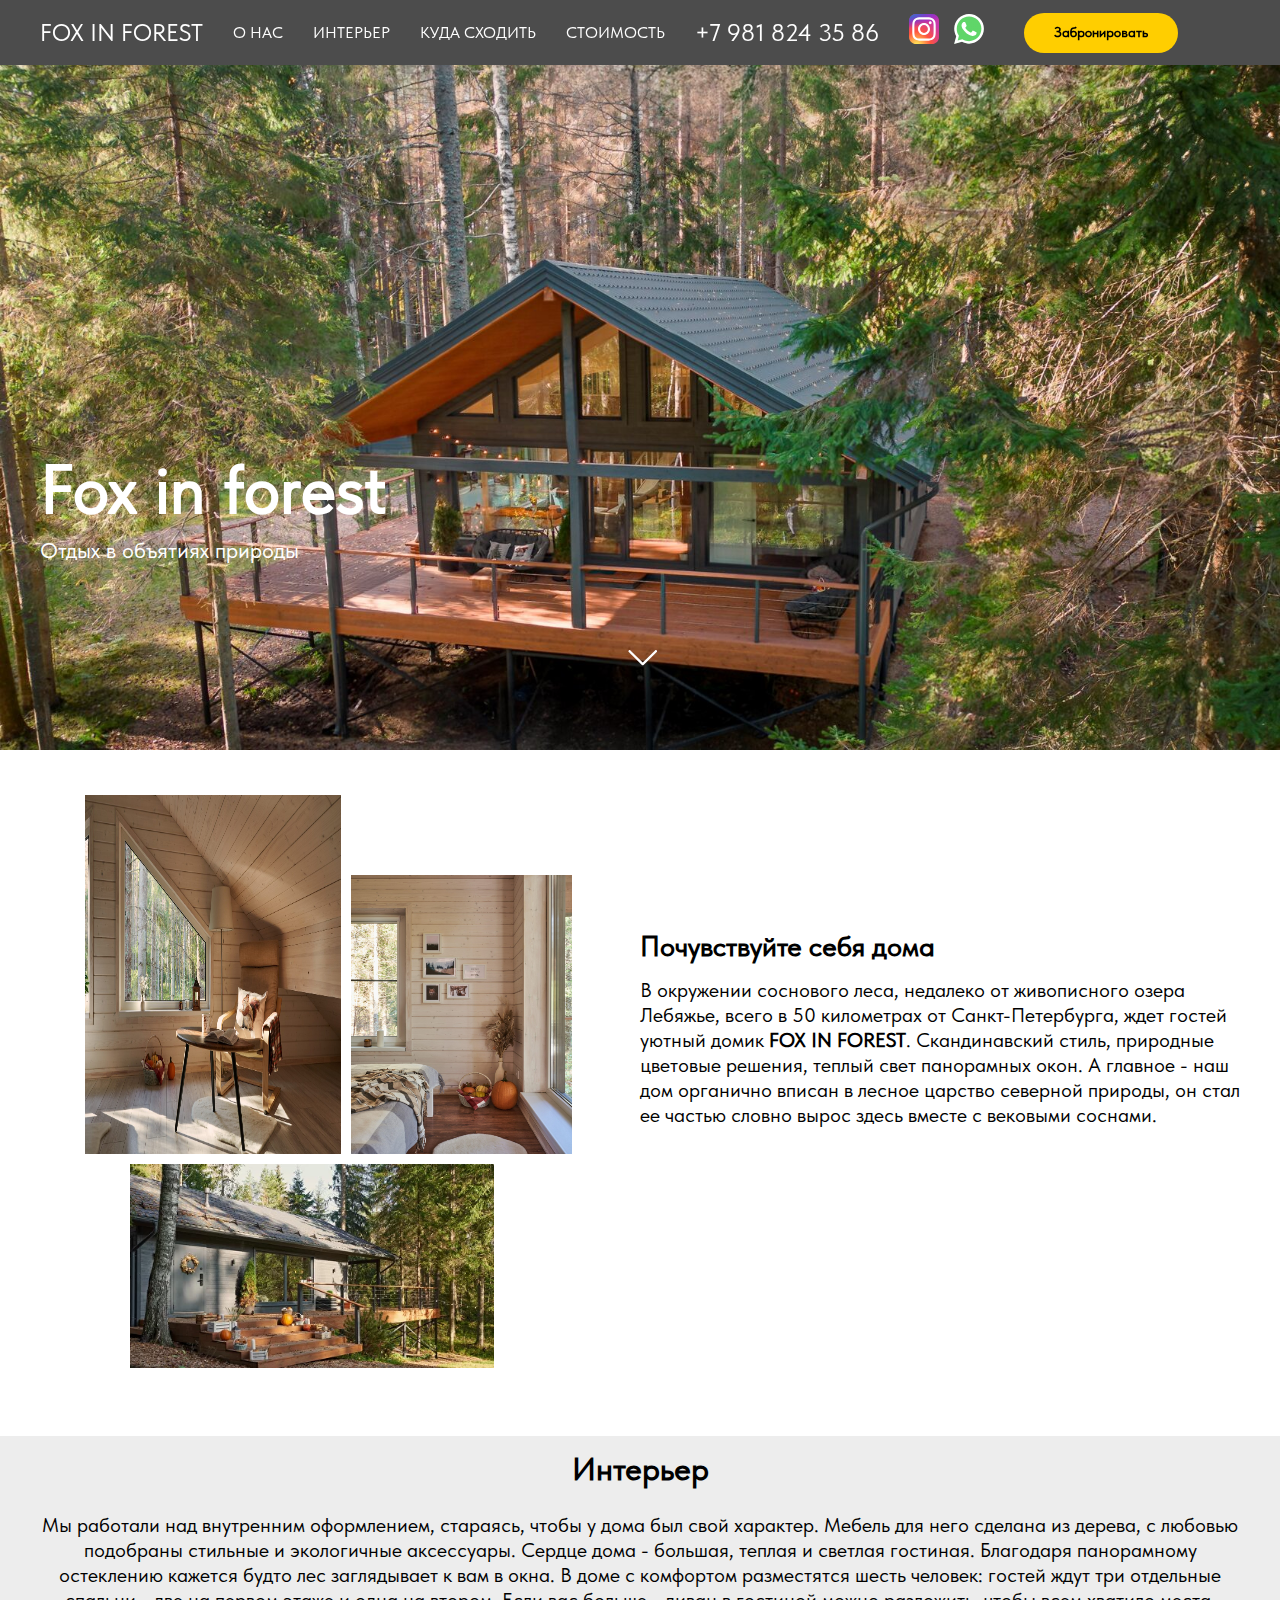
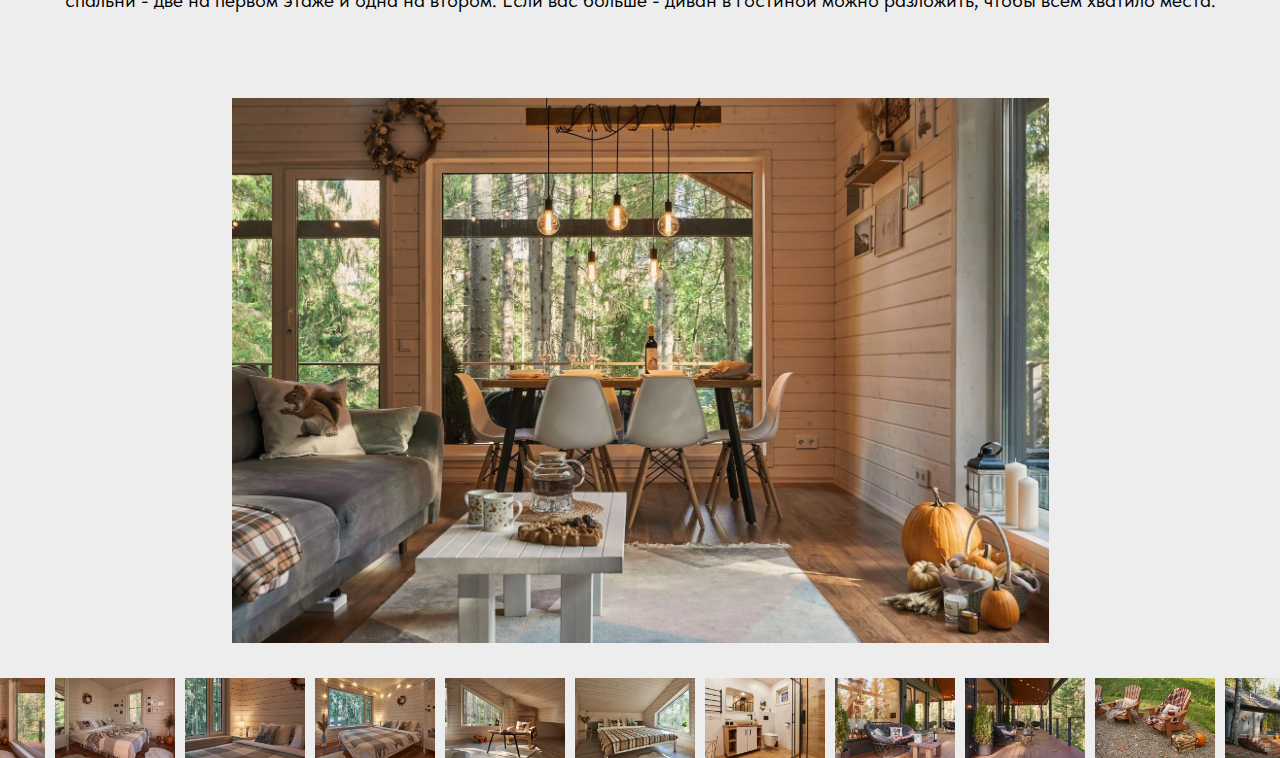
<file: index.html>
<!DOCTYPE html>
<html lang="en">

<head>
    <meta charset="UTF-8">
    <meta name="viewport" content="width=device-width, initial-scale=1.0">
    <title>Document</title>
    <link rel="stylesheet" href="style.css">
</head>

<body class="body">
    <header class="header">
        <div class="container header__container">
            <p class="logo">FOX IN FOREST</p>
            <nav class="nav__menu">
                <ul class="menu__list">
                    <li class="menu__item">О нас</li>
                    <li class="menu__item">Интерьер</li>
                    <li class="menu__item">Куда сходить</li>
                    <li class="menu__item">Стоимость</li>
                </ul>
            </nav>
            <a href="" class="tel__menu">+7 981 824 35 86</a>
            <div class="social__links">
                <a href="https://www.instagram.com/foxinforest_spb/" target="_blank">
                    <img src="img/skill-icons_instagram.svg" alt="Instagram icon" class="social-icon__img">
                </a>
                <a href="https://api.whatsapp.com/send/?phone=79818243586&text=Здравствуйте.+Хочу+забронировать+домик.&type=phone_number&app_absent=0"
                    target="_blank"><img src="img/logos_whatsapp-icon.svg" alt="Whats App icon"
                        class="social-icon__img"></a>
            </div>
            <a href="https://litepms.ru/widget/calendar?id=8025&d=27-01-2023" class="order__button">Забронировать</a>
        </div>
    </header>
    <section class="first__section">
        <div class="container container__column">
            <h1 class="first__title">Fox in forest</h1>
            <p class="first__text">Отдых в объятиях природы</p>
            <a href="#about" class="section__button"><img src="img/ep_arrow-down.svg" alt="" class="arrow-down"></a>
        </div>
    </section>
    <section class="about">
        <div class="container container__flex">
            <div class="imgs__container">
                <img src="img/greed1.jpg" alt="Image1" class="img-grd1">
                <img src="img/greed2.jpg" alt="Image2" class="img-grd2">
                <img src="img/greed3.jpg" alt="Image3" class="img-grd3">
            </div>
            <div class="about__offer">
                <h2 class="offer__title">Почувствуйте себя дома</h2>
                <div class="offer__text">В окружении соснового леса, недалеко от живописного озера Лебяжье, всего в 50
                    километрах от Санкт-Петербурга, ждет гостей уютный домик <span>FOX IN FOREST</span>. Скандинавский
                    стиль,
                    природные цветовые решения, теплый свет панорамных окон. А главное - наш дом органично вписан в
                    лесное царство северной природы, он стал ее частью словно вырос здесь вместе с вековыми соснами.
                </div>
            </div>
        </div>
    </section>
    <section class="interior">
        <div class="container container__column container_center">
            <h2 class="interior__title">Интерьер</h2>
            <p class="interior__text">Мы работали над внутренним оформлением, стараясь, чтобы у дома был свой характер.
                Мебель для него сделана из дерева, с любовью подобраны стильные и экологичные аксессуары. Сердце дома -
                большая, теплая и светлая гостиная. Благодаря панорамному остеклению кажется будто лес заглядывает к вам
                в
                окна. В доме с комфортом разместятся шесть человек: гостей ждут три отдельные спальни - две на первом
                этаже
                и одна на втором. Если вас больше - диван в гостиной можно разложить, чтобы всем хватило места.</p>
            <div class="slider">
                <div class="slides-container">
                    <!-- Слайды с фотографиями -->
                    <div class="slide active" style="background-image: url('img/slider1.jpg');"></div>
                    <div class="slide" style="background-image: url('img/slider2.jpg');"></div>
                    <div class="slide" style="background-image: url('img/slider3.jpg');"></div>
                    <div class="slide" style="background-image: url('img/slider4.jpg');"></div>
                    <div class="slide" style="background-image: url('img/slider5.jpg');"></div>
                    <div class="slide" style="background-image: url('img/slider6.jpg');"></div>
                    <div class="slide" style="background-image: url('img/slider7.jpg');"></div>
                    <div class="slide" style="background-image: url('img/slider8.jpg');"></div>
                    <div class="slide" style="background-image: url('img/slider9.jpg');"></div>
                    <div class="slide" style="background-image: url('img/slider10.jpg');"></div>
                    <div class="slide" style="background-image: url('img/slider11.jpg');"></div>
                    <div class="slide" style="background-image: url('img/slider12.jpg');"></div>
                    <div class="slide" style="background-image: url('img/slider13.jpg');"></div>
                    <div class="slide" style="background-image: url('img/slider14.jpg');"></div>
                    <div class="slide" style="background-image: url('img/slider15.jpg');"></div>
                    <div class="slide" style="background-image: url('img/slider16.jpg');"></div>
                    <div class="slide" style="background-image: url('img/slider17.jpg');"></div>
                    <div class="slide" style="background-image: url('img/slider18.jpg');"></div>
                    <div class="slide" style="background-image: url('img/slider19.jpg');"></div>
                    <!-- ... другие слайды ... -->
                </div>
            </div>
            <div class="thumbnails">
                <!-- Миниатюры фотографий -->
                <div class="thumbnail" style="background-image: url('img/slider1.jpg');"></div>
                <div class="thumbnail" style="background-image: url('img/slider2.jpg');"></div>
                <div class="thumbnail" style="background-image: url('img/slider3.jpg');"></div>
                <div class="thumbnail" style="background-image: url('img/slider4.jpg');"></div>
                <div class="thumbnail" style="background-image: url('img/slider5.jpg');"></div>
                <div class="thumbnail" style="background-image: url('img/slider6.jpg');"></div>
                <div class="thumbnail" style="background-image: url('img/slider7.jpg');"></div>
                <div class="thumbnail" style="background-image: url('img/slider8.jpg');"></div>
                <div class="thumbnail" style="background-image: url('img/slider9.jpg');"></div>
                <div class="thumbnail" style="background-image: url('img/slider10.jpg');"></div>
                <div class="thumbnail" style="background-image: url('img/slider11.jpg');"></div>
                <div class="thumbnail" style="background-image: url('img/slider12.jpg');"></div>
                <div class="thumbnail" style="background-image: url('img/slider13.jpg');"></div>
                <div class="thumbnail" style="background-image: url('img/slider14.jpg');"></div>
                <div class="thumbnail" style="background-image: url('img/slider15.jpg');"></div>
                <div class="thumbnail" style="background-image: url('img/slider16.jpg');"></div>
                <div class="thumbnail" style="background-image: url('img/slider17.jpg');"></div>
                <div class="thumbnail" style="background-image: url('img/slider18.jpg');"></div>
                <div class="thumbnail" style="background-image: url('img/slider19.jpg');"></div>
                <!-- ... другие миниатюры ... -->
            </div>
        </div>
    </section>
    <script src="slider.js"></script>
</body>

</html>
</file>
<file: style.css>
@import url(normalize.css);
@import url(fonts.css);
@import url(slider.css);


/* Обнуление стилей */
*,
*::before,
*::after {
    margin: 0;
    padding: 0;
    box-sizing: inherit;
    /* Наследование box-sizing от html */
}

html {
    box-sizing: border-box;
    /* Установка box-sizing для всех элементов */
    scroll-behavior: smooth;
    /* Плавная прокрутка для всей страницы */
}

/* Дополнительно можно обнулить стили для некоторых элементов */
body,
h1,
h2,
h3,
h4,
h5,
h6,
p,
ul,
ol,
li,
figure,
figcaption,
blockquote,
dl,
dd {
    margin: 0;
    padding: 0;
}

/* Удаление списка стилей для списков */
ul[role="list"],
ol[role="list"] {
    list-style: none;
}

/* Установка базовых стилей для основных элементов */
body {
    min-height: 100vh;
    line-height: 1.5;
    -webkit-font-smoothing: antialiased;
}

/* Обнуление стилей для ссылок */
a {
    text-decoration: none;
    color: inherit;
}

/* Обнуление стилей для кнопок и полей ввода */
button,
input,
optgroup,
select,
textarea {
    font: inherit;
    color: inherit;
    line-height: inherit;
}

/* Удаление стилей для форм */
button,
input {
    overflow: visible;
}

button,
select {
    text-transform: none;
}

/* Удаление стилей для кнопок и ссылок */
button,
[type="button"],
[type="reset"],
[type="submit"],
[role="button"] {
    -webkit-appearance: button;
    background-color: transparent;
    background-image: none;
}

/* Устранение различий между браузерами для деталей */
details {
    display: block;
}

/* Устранение различий между браузерами для основной части */
main {
    display: block;
}

/* Удаление стилей для аудио и видео */
audio,
video {
    display: inline-block;
}

/* Удаление стилей для холста */
canvas {
    display: inline-block;
}

/* Устранение различий между браузерами для iframes */
iframe {
    border-style: none;
}

/* Устранение различий между браузерами для изображений */
img {
    border-style: none;
}

/* Устранение различий между браузерами для форм */
form {
    margin: 0;
}

.body {
    margin: 0;
    padding: 0;
    font-family: 'TildaSans', Arial, sans-serif;
    color: #fff;
    overflow-x: hidden;
    color: #000000;
}

img {
    margin: 0;
    padding: 0;
}

h1,
h2,
h3,
h4,
h5,
h6 {
    margin: 0;
    padding: 0;
}

p {
    margin: 0;
    padding: 0;
}

ul,
li {
    margin: 0;
    padding: 0;
    list-style-type: none;
}

.container {
    width: 1200px;
    margin: 0 auto;
}

.container__column {
    display: flex;
    flex-direction: column;
}

.container__flex {
    display: flex;
}

.container_center {
    align-items: center;
    text-align: center;
}

.header__container {
    display: flex;
    align-items: center;
}

.header {
    position: sticky;
    color: #fff;
    top: 0;
    z-index: 1000;
    /* Убедитесь, что хедер всегда сверху */
    background-color: rgba(0, 0, 0, 0.7);
    box-shadow: rgba(0, 0, 0, 0) 0px 1px 3px;
    display: flex;
    align-items: center;
    justify-content: space-between;
    height: 65px;
}

.logo {
    font-size: 24px;
    font-weight: 400;
    margin-right: 30px;
}

.nav__menu {
    /* margin: auto 0; */
}

.menu__list {
    display: flex;
    gap: 30px;
    align-items: center;
    font-size: 16px;
}

.menu__list {
    font-weight: 500;
    text-transform: uppercase;
    font-size: 16px;
}

.first__section {
    color: #fff;
    padding-top: 65px;
    background-image: url('./img/main.jpg');
    background-size: cover;
    background-position: center;
    background-attachment: fixed;
    width: 100vw;
    height: 685px;
}

.tel__menu {
    padding-left: 30px;
    /* margin: auto 0; */
    font-size: 24px;
}

.social-icon__img {
    width: 30px;
    height: 30px;
}

.social__links {
    margin: auto 0;
    display: flex;
    padding-left: 30px;
    gap: 15px;
}

.order__button {
    margin-left: 40px;
    color: #000000;
    background-color: #ffce00;
    border-radius: 20px;
    text-align: center;
    padding: 9.5px 30px;
    font-size: 14px;
    font-weight: 700;
}

.first__title {
    margin-top: 320px;
    font-size: 68px;
    line-height: 78px;
    font-weight: 700;
}

.first__text {
    margin-top: 5px;
    margin-bottom: 80px;
    font-size: 22px;
    line-height: 34px;
    font-weight: 300;
}

.arrow-down {
    width: 38.41px;
    height: 30px;
    animation: bounce 2s infinite;
}

@keyframes bounce {

    0%,
    100% {
        transform: translateY(0);
        /* Начальное и конечное положение - без смещения */
    }

    50% {
        transform: translateY(-20px);
        /* В середине анимации стрелка поднимается на 20 пикселей вверх */
    }
}

.section__button {
    margin: 0 auto;
    cursor: pointer;
}

.about {
    padding-top: 45px;
    padding-bottom: 67.5px;
}

.imgs__container {
    width: 50%;
    display: flex;
    flex-wrap: wrap;
    gap: 10px;
    padding-left: 45px;
}

.img-grd1 {
    width: 256px;
    height: 359px;
}

.img-grd2 {
    width: 221px;
    height: 279px;
    margin-top: 80px;
}

.img-grd3 {
    width: 364px;
    height: 204px;
    margin-left: 45px;
}

.about__offer {
    width: 50%;
    display: flex;
    flex-direction: column;
    color: #000000;
    margin-top: 130px;
    gap: 10px;
}

.offer__title {
    font-size: 28px;
    font-weight: 600;
    line-height: 43px;
}

.offer__text {
    font-size: 20px;
    font-weight: 300;
    line-height: 25px;
}

.offer__text span {
    font-weight: 700;
}

.interior {
    background-color: #ededed;
    padding-top: 15px;
}


.interior__title {
    font-size: 32px;
    font-weight: 600;
    line-height: 37px;
}

.interior__text {
    font-size: 20px;
    font-weight: 300;
    line-height: 25px;
    margin-top: 25px;
    margin-bottom: 50px;
}
</file>
